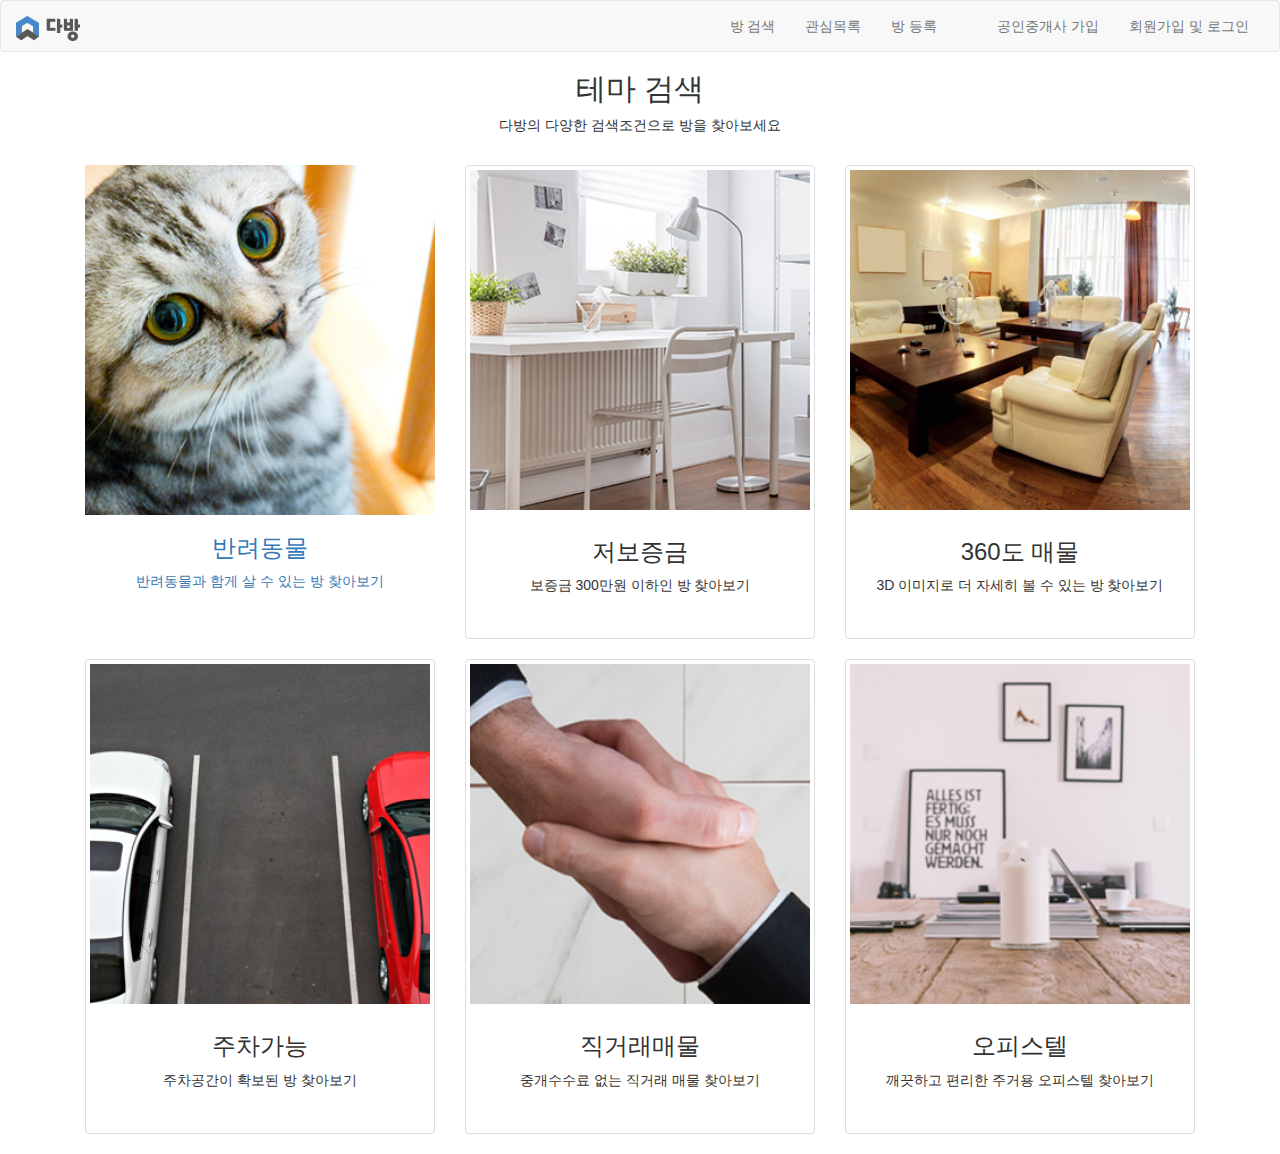
<file: 160930_HTML_Day5/dabang/index.html>
<!DOCTYPE html>
<html lang="ko">
<head>
  <meta charset="UTF-8">
  <meta name="viewport" content="width=device-width, initial-scale=1.0">
  <meta http-equiv="X-UA-Compatible" content="ie=edge">
  <title></title>
  <!-- Bootstrap css -->
  <link rel="stylesheet" href="bootstrap/css/bootstrap.min.css">

  <!-- index custom css -->
  <link rel="stylesheet" href="css/index.css">

  <!--  -->
  <!--
    jQuery library
    https://code.jquery.com/
      jQuery 2.x또는 jQuery 1.x를 script로 넣어줍니다
  -->
  <script src="https://code.jquery.com/jquery-2.2.4.js" integrity="sha256-iT6Q9iMJYuQiMWNd9lDyBUStIq/8PuOW33aOqmvFpqI=" crossorigin="anonymous"></script>
  <!-- Bootstrap JavaScript -->
  <script src="bootstrap/js/bootstrap.js"></script>
</head>
<body>
  <!--
    부트스트랩 컴포넌트 - 네비게이션 바
    http://bootstrapk.com/components/#navbar

    nav요소:
      이 요소가 네비게이션임을 알려줍니다.
      .navbar
        네비게이션 바의 전체 형태를 나타내는 클래스입니다
      .navbar-default
        네비게이션 바의 형태를 제외한 스타일(border, background)을 지정합니다
        .navbar-inverse로 바꾸면 색상이 반전됩니다
      .navbar-no-margin
        .navbar에 기본적으로 설정되어있는 margin-bottom값을 초기화해주기위해 설정
  -->
  <nav class="navbar navbar-default navbar-no-margin">
    <!--
      네비게이션 바의 내용을 넣는 block요소입니다.
      가로 너비 전체를 사용할 것이므로 .container-fluid클래스를 사용합니다
    -->
    <div class="container-fluid">
      <!--
        .navbar-header
          네비게이션바의 헤더 역할을 합니다
          가장 좌측에 배치됩니다.
          .navbar-brand
            내부에 img요소를 넣으면 로고 이미지로 사용가능합니다
      -->
      <div class="navbar-header">
        <!--
          네비게이션 바를 Toggle시켜주는 버튼입니다
          data-toggle="collapse"
            열고 닫는 역할을 한다
          data-target="#top-navbar"
            #top-navbar 요소에 대해 동작한다
        -->
        <button
          class="navbar-toggle collapsed"
          data-toggle="collapse"
          data-target="#top-navbar">
          <span class="icon-bar"></span>
          <span class="icon-bar"></span>
          <span class="icon-bar"></span>
        </button>

        <!--
          네비게이션 바 좌측 브랜드 로고입니다
        -->
        <a href="#" class="navbar-brand">
          <img src="images/logo.png" alt="">
        </a>
      </div><!-- navbar-header end -->

      <!--
        부트스트랩 컴포넌트 - 네비게이션 바
          반응형 네비게이션 에뉴 사용
        http://bootstrapk.com/components/#navbar
      -->


      <!--
        .collapse .navbar-collapse
          너비가 줄어들어 네비게이션 바가 사라질경우에 해당하는 부분
          네비게이션 바 리스트와 내부 아이템들에 해당
        .nav
          navbar내부의 ul리스트 역할을 하며, 동시에 리스트의 스타일을 표시합니다
            list-style: none;
        .navbar-nav > li:
          ul.navbar-nav클래스내의 li(리스트아이템)요소는 좌측부터 우로 쌓이는 형태로 만들어지도록 정의합니다
            float: left; display: block;
        .navbar-right:
          네비게이션 바 내부에서 float: right;속성으로 우측 정렬을 지원합니다.
      -->
      <div id="top-navbar" class="collapse navbar-collapse">
        <ul class="nav navbar-nav navbar-right">
          <!-- (li>a[href=#])*5 -->
          <li><a href="#">방 검색</a></li>
          <li><a href="#">관심목록</a></li>
          <li><a href="#">방 등록</a></li>
          <!-- 공백을 나타내기 위해 빈 li요소를 추가해줍니다 -->
          <li><a></a></li>
          <li><a href="#">공인중개사 가입</a></li>
          <li><a href="#">회원가입 및 로그인</a></li>
        </ul><!-- ul (네비게이션 바 내부 아이템 리스트 끝) -->
      </div>
    </div><!-- .container-fluid(네비게이션 바의 내용부분 끝) -->
  </nav><!-- .nav (네비게이션 바 전체 끝) -->

  <!--
    index페이지의 내용부분을 담는 block요소입니다.
    현재는 아무 속성도 없습니다
  -->
  <div class="index-content">
    <!--
      부트스트랩 컴포넌트 - 점보트론
      http://bootstrapk.com/components/#jumbotron

      .index-image-container
        background-image를 설정해줍니다
    -->
    <div class="jumbotron index-image-container">
      <!--
        .caption-container
          .index-image-container 내부의 텍스트 요소를 가지는 block요소입니다

          .caption-top, .caption-bottom
            텍스트를 나타냅니다
      -->
      <div class="caption-container">
        <p class="caption-top">850만 명이 선택한 대표 부동산 앱</p>
        <p class="caption-bottom">우리, 살고 싶은 데서 살자</p>
      </div>

      <!--
        이 부분에 작성되어야겠죠
          div요소를 이용해줍니다

        해당 요소에 속성을 주기위해 class나 id값을 지정해줍니다
        sass파일에 속성을 기록합니다
          반투명한 색깔은 rgba(0, 0, 0, 0.5)를 사용하면
            투명도 50%의 검은색이 되겠지요?
          아래쪽에 붙기 위해서는 position을 absolute로!
      -->
      <div class="search-container">
        <!--
          form안쪽에
            input요소와 button요소를 배치해주세요

            input
              .form-control클래스로 부트스트랩 속성 적용
            button
              .btn, .btn-primary클래스로 부트스트랩 속성 적용

        -->
        <form action="" class="form-inline form-search">
          ​<input type="text" class="form-control" placeholder="관심지역 또는 매물번호를 검색해보세요">
          <button class="btn btn-primary">방 검색</button>
        </form>
      </div>
    </div>

    <div class="index-content-title-container">
      <h2>테마 검색</h2>
      <p>다방의 다양한 검색조건으로 방을 찾아보세요</p>
    </div>

    <div class="container theme-list">
      <div class="col-sm-4 col-xs-6">
        <a href="#" class="custom-thumbnail">
          <img src="images/theme/pet.jpg" alt="">
          <div class="caption text-center">
            <h3>반려동물</h3>
            <p>반려동물과 함게 살 수 있는 방 찾아보기</p>
          </div>
        </a>
      </div>

      <div class="col-sm-4 col-xs-6">
        <a href="#" class="thumbnail">
          <img src="images/theme/low-price.jpg" alt="">
          <div class="caption text-center">
            <h3>저보증금</h3>
            <p>보증금 300만원 이하인 방 찾아보기</p>
          </div>
        </a>
      </div>

      <div class="col-sm-4 col-xs-6">
        <a href="#" class="thumbnail">
          <img src="images/theme/360.jpg" alt="">
          <div class="caption text-center">
            <h3>360도 매물</h3>
            <p>3D 이미지로 더 자세히 볼 수 있는 방 찾아보기</p>
          </div>
        </a>
      </div>

      <div class="col-sm-4 col-xs-6">
        <a href="#" class="thumbnail">
          <img src="images/theme/parking.jpg" alt="">
          <div class="caption text-center">
            <h3>주차가능</h3>
            <p>주차공간이 확보된 방 찾아보기</p>
          </div>
        </a>
      </div>

      <div class="col-sm-4 col-xs-6">
        <a href="#" class="thumbnail">
          <img src="images/theme/direct.jpg" alt="">
          <div class="caption text-center">
            <h3>직거래매물</h3>
            <p>중개수수료 없는 직거래 매물 찾아보기</p>
          </div>
        </a>
      </div>

      <div class="col-sm-4 col-xs-6">
        <a href="#" class="thumbnail">
          <img src="images/theme/studio.jpg" alt="">
          <div class="caption text-center">
            <h3>오피스텔</h3>
            <p>깨끗하고 편리한 주거용 오피스텔 찾아보기</p>
          </div>
        </a>
      </div>





    </div>

  </div>
</body>
</html>
</file>
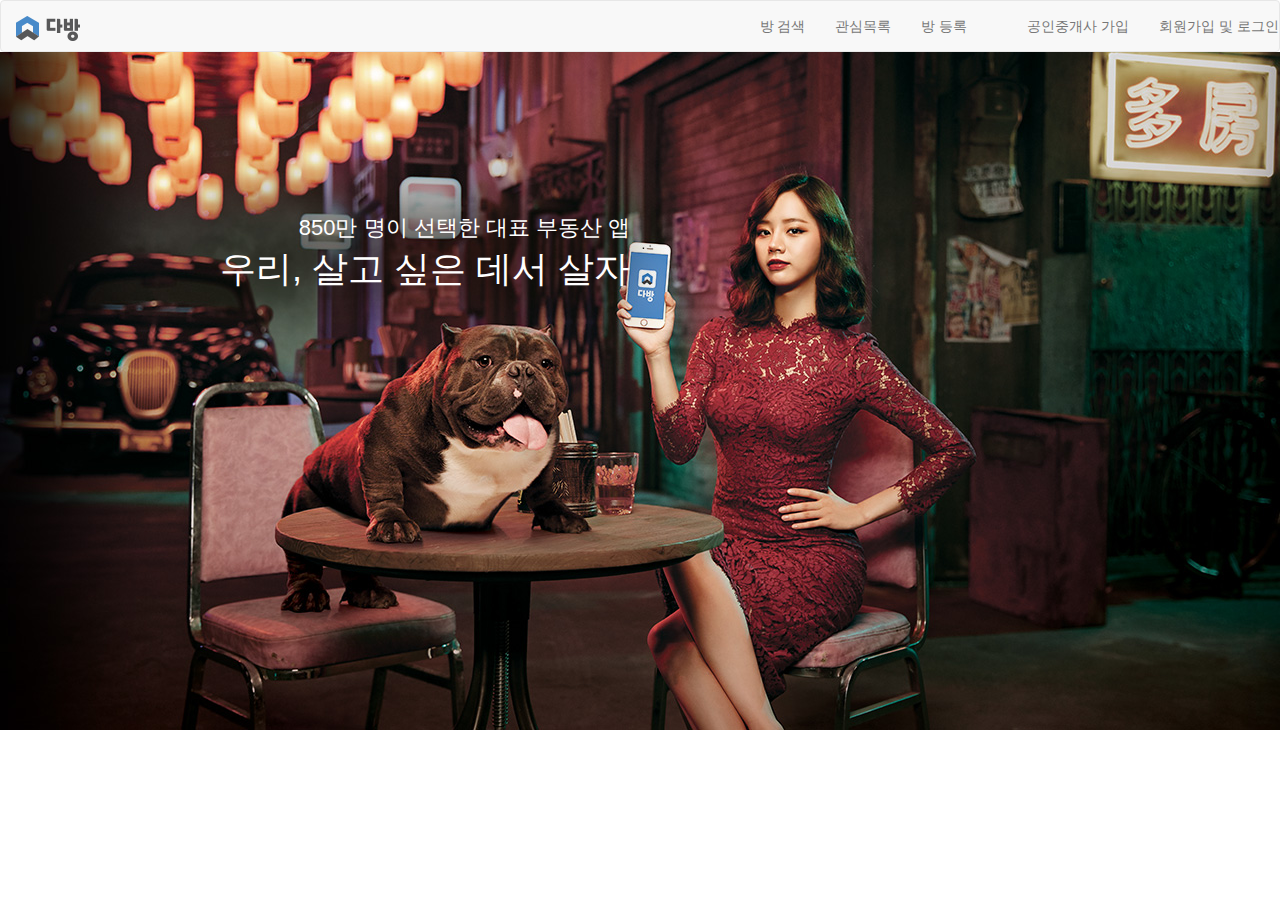
<file: 160929_HTML_Day4/bootstrap-practice/dabang/index.html>
<!DOCTYPE html>
<html lang="ko">
<head>
  <meta charset="UTF-8">
  <meta name="viewport" content="width=device-width, initial-scale=1.0">
  <meta http-equiv="X-UA-Compatible" content="ie=edge">
  <title></title>
  <link rel="stylesheet" href="bootstrap/css/bootstrap.min.css">
  <link rel="stylesheet" href="css/index.css">
</head>
<body>
<nav class="navbar navbar-default navbar-no-margin">
  <div class="class container-flud">
    <div class="class navbar-header">
      <a href="" class="class navbar-brand">
        <img src="images/logo.png" alt="">
      </a>
    </div>
    <ul class="class nav navbar-nav navbar-right">
      <li><a href="#">방 검색</a></li>
      <li><a href="#">관심목록</a></li>
      <li><a href="#">방 등록</a></li>
      <li><a></a></li>
      <li><a href="#">공인중개사 가입</a></li>
      <li><a href="#">회원가입 및 로그인</a></li>
    </ul><!-- ul (네비게이션 바 내부 아이템 리스트 끝) -->
  </div><!-- .container-fluid(네비게이션 바의 내용부분 끝) -->
</nav>

<div class="index-content">
  <div class="jumbotron index-image-container">
    <div class="caption-container">
      <p class="caption-top">850만 명이 선택한 대표 부동산 앱</p>
      <p class="caption-bottom">우리, 살고 싶은 데서 살자</p>
    </div>
  </div>
</div>
</body>
</html>
</file>
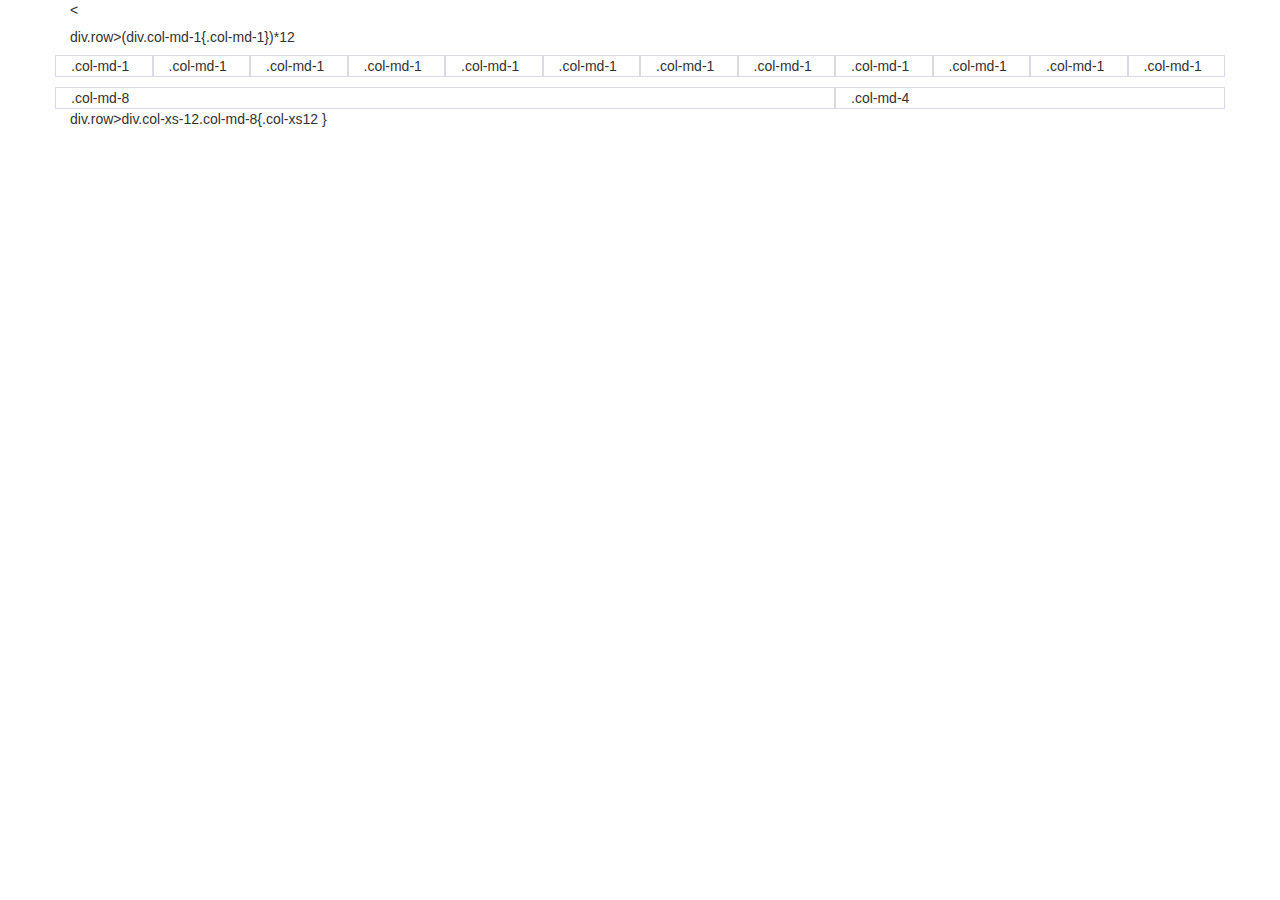
<file: 160929_HTML_Day4/bootstrap-practice/css.html>
<!DOCTYPE html>
<html lang="ko">
<head>
  <meta charset="UTF-8">
  <meta name="viewport" content="width=device-width, initial-scale=1.0">
  <meta http-equiv="X-UA-Compatible" content="ie=edge">
  <title>Bootstrap</title>

  <link rel="stylesheet" href="bootstrap/css/bootstrap.min.css">
  <link rel="stylesheet" href="css/css.css">
</head>
<body>
  <div class="container">
    <<h5>div.row>(div.col-md-1{.col-md-1})*12</h5>
    <div class="row">
      <div class="col-md-1">.col-md-1</div>
      <div class="col-md-1">.col-md-1</div>
      <div class="col-md-1">.col-md-1</div>
      <div class="col-md-1">.col-md-1</div>
      <div class="col-md-1">.col-md-1</div>
      <div class="col-md-1">.col-md-1</div>
      <div class="col-md-1">.col-md-1</div>
      <div class="col-md-1">.col-md-1</div>
      <div class="col-md-1">.col-md-1</div>
      <div class="col-md-1">.col-md-1</div>
      <div class="col-md-1">.col-md-1</div>
      <div class="col-md-1">.col-md-1</div>

    </div>

    <h5></h5>
    <div class="row">
      <div class="col-md-8">.col-md-8</div>
      <div class="col-md-4">.col-md-4</div>
    </div>

    div.row>div.col-xs-12.col-md-8{.col-xs12 }


  </div>
</body>
</html>
</file>
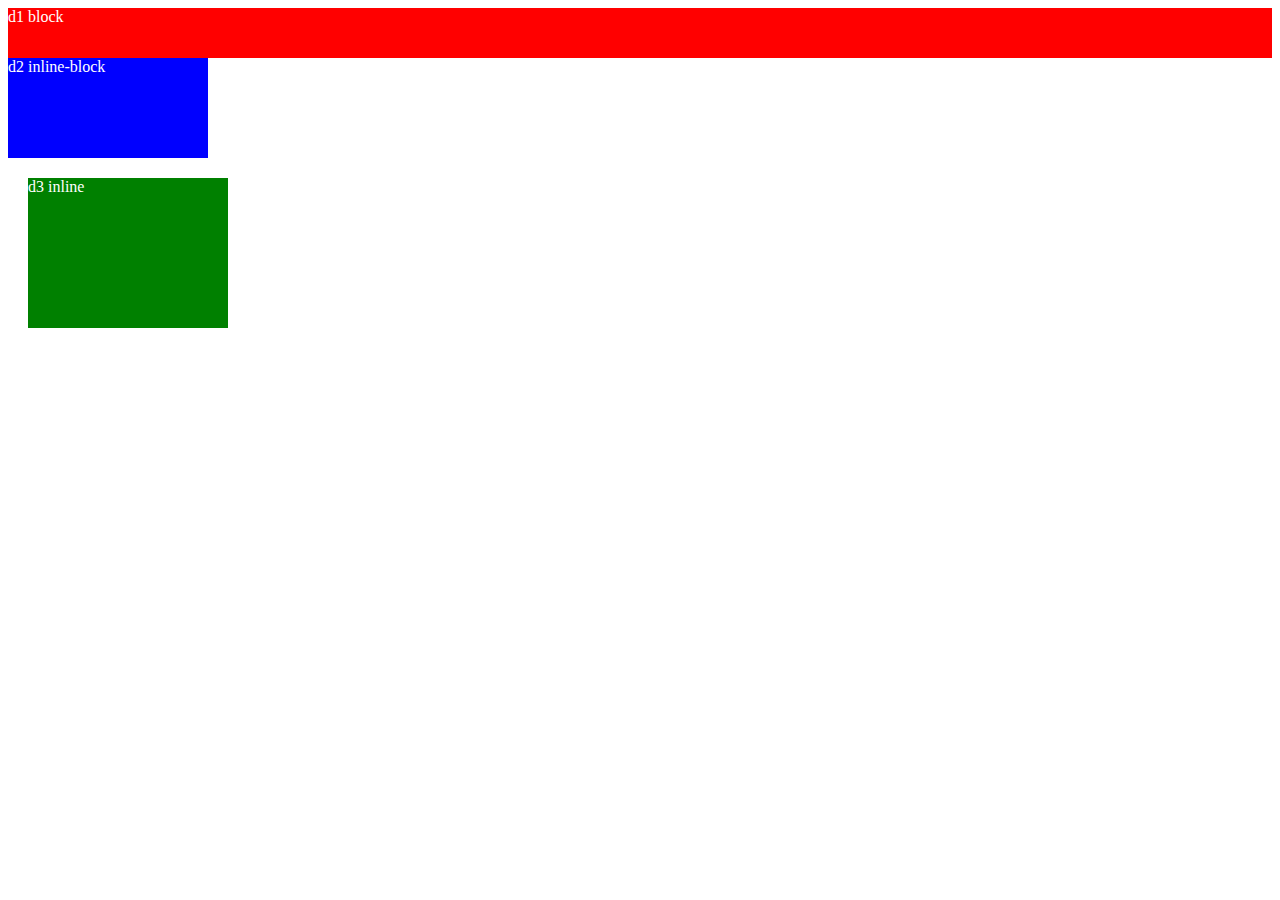
<file: 160930_HTML_Day5/dabang/display-test.html>
<!DOCTYPE html>
<html lang="ko">
<head>
  <meta charset="UTF-8">
  <meta name="viewport" content="width=device-width, initial-scale=1.0">
  <meta http-equiv="X-UA-Compatible" content="ie=edge">
  <title>Document</title>
  <style type="text/css">
    div {
      color: white;
    }
    div.d1 {
      background-color: red;
      height: 50px
    }
    div.d2 {
      background-color: blue;
      width: 200px;
      height: 100px;
      margin: 0;
      /*display: inline-block;*/
    }
    div.d3 {
      background-color: green;
      width: 200px;
      height: 150px;
      margin: 20px;
      /*display: inline;*/
    }
  </style>
</head>
<body>
  <div class="d1 block">d1 block</div>
  <div>
    <div class="d2 inline-block">d2 inline-block</div>
    <div class="d3 inline">d3 inline</div>
  </div>
</body>
</html>
</file>
<file: 160930_HTML_Day5/dabang/css/index.css>
nav.navbar-no-margin {
  margin: 0;
}

.index-content .index-image-container {
  display: none;
  position: relative;
  background-image: url(../images/index-bg.jpg);
  background-position: 50% top;
  background-repeat: no-repeat;
  background-color: black;
  height: 678px;
}

.index-content .index-image-container .caption-container {
  position: absolute;
  left: 50%;
  top: 160px;
  margin-left: -420px;
  color: white;
  text-align: right;
}

.index-content .index-image-container .caption-container .caption-top {
  font-size: 22px;
  margin-bottom: 0px;
}

.index-content .index-image-container .caption-container .caption-bottom {
  font-size: 36px;
}

.index-content .index-image-container .search-container {
  position: absolute;
  bottom: 0;
  left: 0;
  width: 100%;
  height: 80px;
  background-color: rgba(0, 0, 0, 0.5);
}

.index-content .index-image-container .search-container .form-search {
  position: absolute;
  top: 50%;
  left: 50%;
  transform: translate(-50%, -50%);
}

.index-content .index-content-title-container {
  text-align: center;
  margin-bottom: 30px;
}

.index-content .theme-list div[class^=col-] img {
  width: 100%;
}

.index-content .theme-list div[class^=col-] .caption p {
  height: 40px;
}

.index-content .theme-list .custom-thumbnail .theme-mask {
  background-color: rgba(0, 0, 0, 0.5);
  width: 100%;
  height: 100%;
}

/*# sourceMappingURL=index.css.map */
</file>
<file: 160929_HTML_Day4/bootstrap-practice/dabang/css/index.css>
nav.navbar-no-margin {
  margin: 0;
}

.index-content .index-image-container {
  position: relative;
  background-image: url(../images/index-bg.jpg);
  background-position: 50% top;
  background-repeat: no-repeat;
  background-color: black;
  height: 678px;
}

.index-content .index-image-container .caption-container {
  position: absolute;
  left: 50%;
  top: 160px;
  margin-left: -420px;
  color: white;
  text-align: right;
}

.index-content .index-image-container .caption-container .caption-top {
  font-size: 22px;
  margin-bottom: 0px;
}

.index-content .index-image-container .caption-container .caption-bottom {
  font-size: 36px;
}

/*# sourceMappingURL=index.css.map */
</file>
<file: 160929_HTML_Day4/bootstrap-practice/css/css.css>
div[class^=col-] {
  border-color: rgba(86, 61, 124, 0.15);
  border: 1px solid rgba(86, 61, 124, 0.2);
}

/*# sourceMappingURL=css.css.map */
</file>
